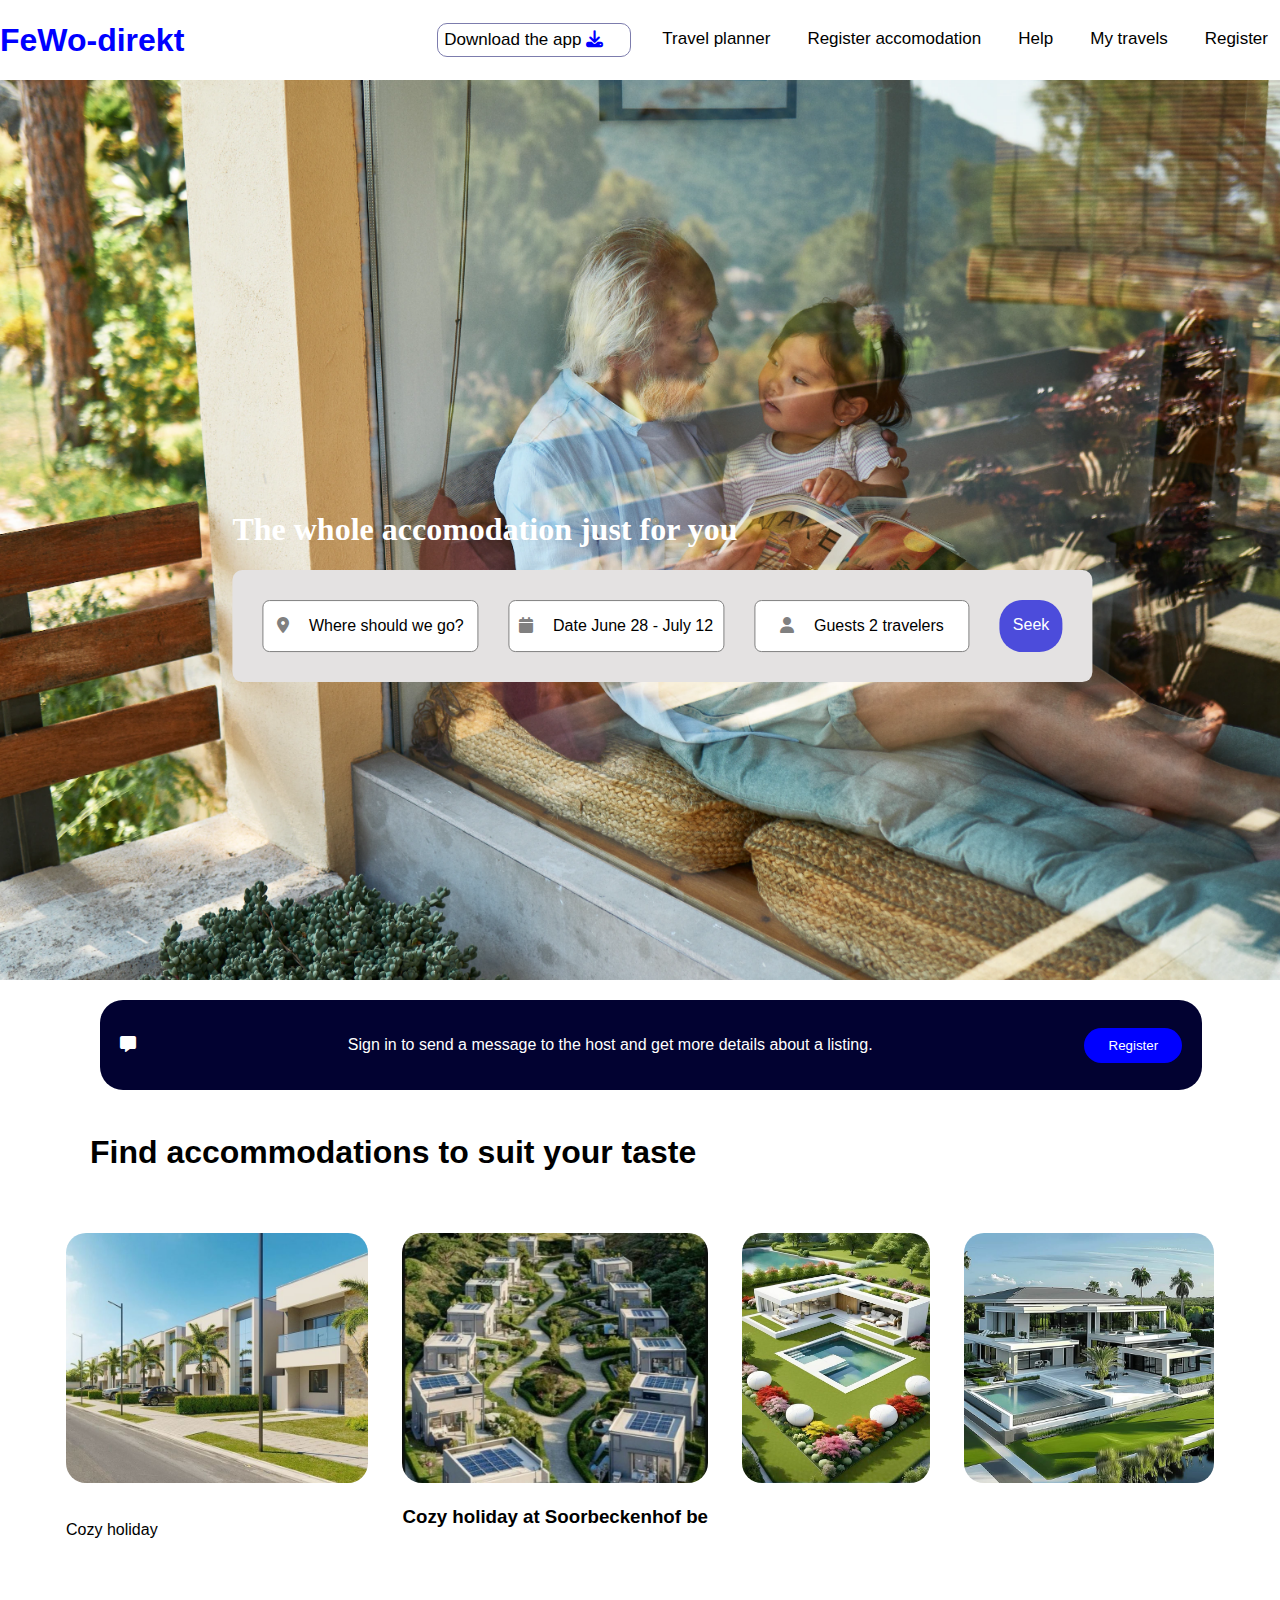
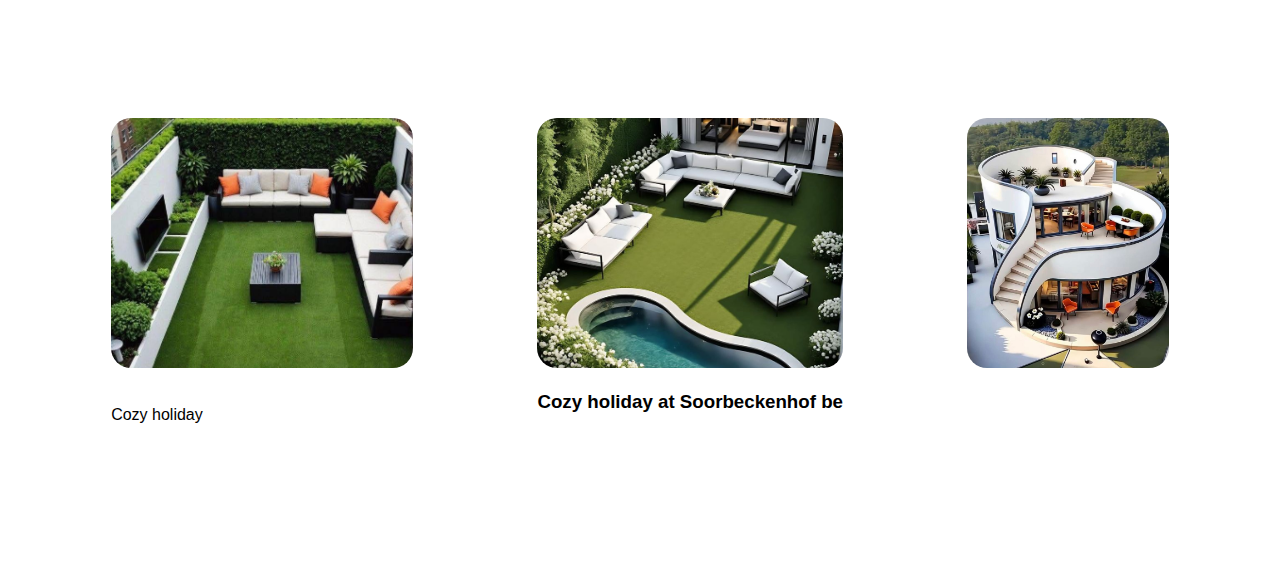
<file: index.html>
<!DOCTYPE html>
<html lang="en">
<head>
    <meta charset="UTF-8">
    <meta name="viewport" content="width=device-width, initial-scale=1.0">
    <title>Document</title>
    <link rel="stylesheet" href="style.css">
    <link
    rel="stylesheet"
    href="https://cdnjs.cloudflare.com/ajax/libs/font-awesome/6.5.0/css/all.min.css"/>
    

 
</head>
<body>
    <nav class="nav-bar">
            <div class="logo"><h1>FeWo-direkt</h1></div>
            <div class="nav-links">
            <ul class="nav-ul">
                    <li class="download"><a href="">Download the app <i class="fas fa-download"></i></a></li>
                <li><a href="">Travel planner</a></li>
                <li><a href="">Register accomodation</a></li>
                <li><a href="">Help</a></li>
                <li><a href="">My travels</a></li>
                <li><a href="">Register</a></li>
            </ul>
        </div>
    </nav>
    <div class="background-img">
        <img src="./images/2022-06-05_Vrbo_APFT2_Barcelona_Therin_House_2_4605_2.webp" alt="grand father and daughter">
        <div class="overlay-content">
            <div class="acdt">
            <h1>The whole accomodation just for you</h1></div>
            <div class="seek-options">
                <div class="a opt-1"><p><i class="fas fa-map-marker-alt"></i>Where should we go?</p></div>
                <div class="a opt-2"><p><i class="fas fa-calendar"></i>Date June 28 - July 12</p></div>
                <div class="a opt-3"><p><i class="fas fa-user"></i>Guests 2 travelers</p></div>
                <div class="opt-4"><p>Seek</p></div>
            </div>
        </div>
    </div>
    <div class="signin-text">
        <div class="msgi"><i class="fas fa-message"></i></div>
        <p>Sign in to send a message to the host and get more details about a listing.</p>
        <div class="btn-register">
            <button class="btn">Register</button>
        </div>
    </div>
    <h1 class="find-acc">Find accommodations to suit your taste</h1>
    <div class="five-boxes">
        <div class="pic first">
            <img src="./images/download (1).jpeg" alt="house1">
            <span>Holiday home</span>
            <p>Cozy holiday </p>
        </div>
        <div class="pic second">
            <img src="./images/download (2).jpeg" alt="house2">
            <h3>Cozy holiday at
Soorbeckenhof be  </h3>
        </div>
        <div class="pic third">
            <img src="./images/download (3).jpeg" alt="house3">
        </div>
        <div class="pic fourth">
            <img src="./images/download (4).jpeg" alt="house4">
        </div>
        </div>
    </div>

    <div class="five-boxes">
        <div class="pic first">
            <img src="./images/download (5).jpeg" alt="house1">
            <span>Holiday home</span>
            <p>Cozy holiday </p>
        </div>
        <div class="pic second">
            <img src="./images/download (6).jpeg" alt="house2">
            <h3>Cozy holiday at
Soorbeckenhof be  </h3>
        </div>
        <div class="pic third">
            <img src="./images/download (7).jpeg" alt="">
        </div>
         </div>

</body>
</html>
</file>
<file: style.css>
body{
    margin: 0;
    font-family: Arial, Helvetica, sans-serif;
    display: flex;
    flex-wrap: wrap;
}
.logo{
    color: blue;
}
.nav-bar{
    position: fixed;
    top: 0;
    left: 0;
    right: 0;
    display: flex;
    justify-content: space-between;
    align-items: center;
    position: absolute;
    z-index: 100;
    background-color: white;

}
.nav-ul{
    display: flex;
    justify-content: space-around;
    list-style: none;
    /* text-decoration: none; */
    gap: 25px;
    padding: 6px;
    color: black;
    font-size: 17px;
}
li{
    /* list-style: none; */
    padding: 6px;
    text-decoration: none;
    color: black;
}
a{
    color: black;
    text-decoration: none;
}

.download{
    width: 180px;
    border-radius: 10px;
    border: solid 0.5px;
    /* background-color: rgb(185, 223, 210); */
    border-color: rgb(124, 124, 173);
}
.download i{
    color: blue;
}
.fas fa-download{
    color: blue;
}

.background-img{
    position: relative;
    height: 100vh;
    overflow: hidden;
    margin-top: 80px;

}
img{
    width: 100%;
    height: 100%;
    position: relative;
    object-fit: cover;
}
.acdt{
    color: white;
    margin-top: 0px;
    font-family: "poppins";
    font-weight: 300;
}
.overlay-content{
    position: absolute;
    top:50%;
    left:50%;
    transform: translate(-50%,-50%);
    margin-left: -155px;
}

.seek-options{
    display: flex;
    background-color: rgb(228, 226, 226);
    padding: 30px;
    width: 800px;
    border-radius: 10px;
    gap: 30px;
    position: absolute;
    /* z-index: 2; */

}
li:hover{
    color: blue;
}

.a{
    background-color: white;
    width: 700px;
    border-radius: 7px;
    display: flex;
    justify-content: center;
    border: solid 0.5px;
    border-color: grey;
    align-items: center;
}
.a:hover {
  border-color: #007bff;
  
}
.a i{
    margin-right: 20px;
    color: gray;
}
.opt-4{
    background-color: rgb(76, 76, 219);
    color: white;
    width: 205px;
    border-radius: 23px;
    display: flex;
    justify-content: center;
    font-weight: 500px;
}

.signin-text{
    background-color: rgb(2, 2, 49);
    color: white;
    width: 83vw;
    margin-top: 20px;
    margin-left: 100px;
    display: flex;
    flex-direction: row;
    justify-content: space-between;
    align-items: center;
    gap: 20px;
    margin-bottom: 23px;
    padding: 20px;
    border-radius: 23px;
}
.btn{
    padding: 10px;
    width: 98px;
    background-color: blue;
    color: white;
    border-radius: 23px;
    border: none;
}
.five-boxes{
    width: 90%;
    height: 45vh;
    border-radius: 100px;
    display: flex;
    flex-wrap: wrap;
    justify-content: space-around;
    gap: 30px;
    margin-bottom: 100px;
    gap: 30px;
    margin: 40px auto;
    max-width: 95%;
}
.pic img{
    border-radius: 30px;
     width: 100%;
    height: 250px;
    object-fit: cover; 
    border-radius: 20px;
}
span{
    color: white;
    position: relative;
    z-index: 2;
}
.find-acc{
    margin-left: 90px;
}
</file>
